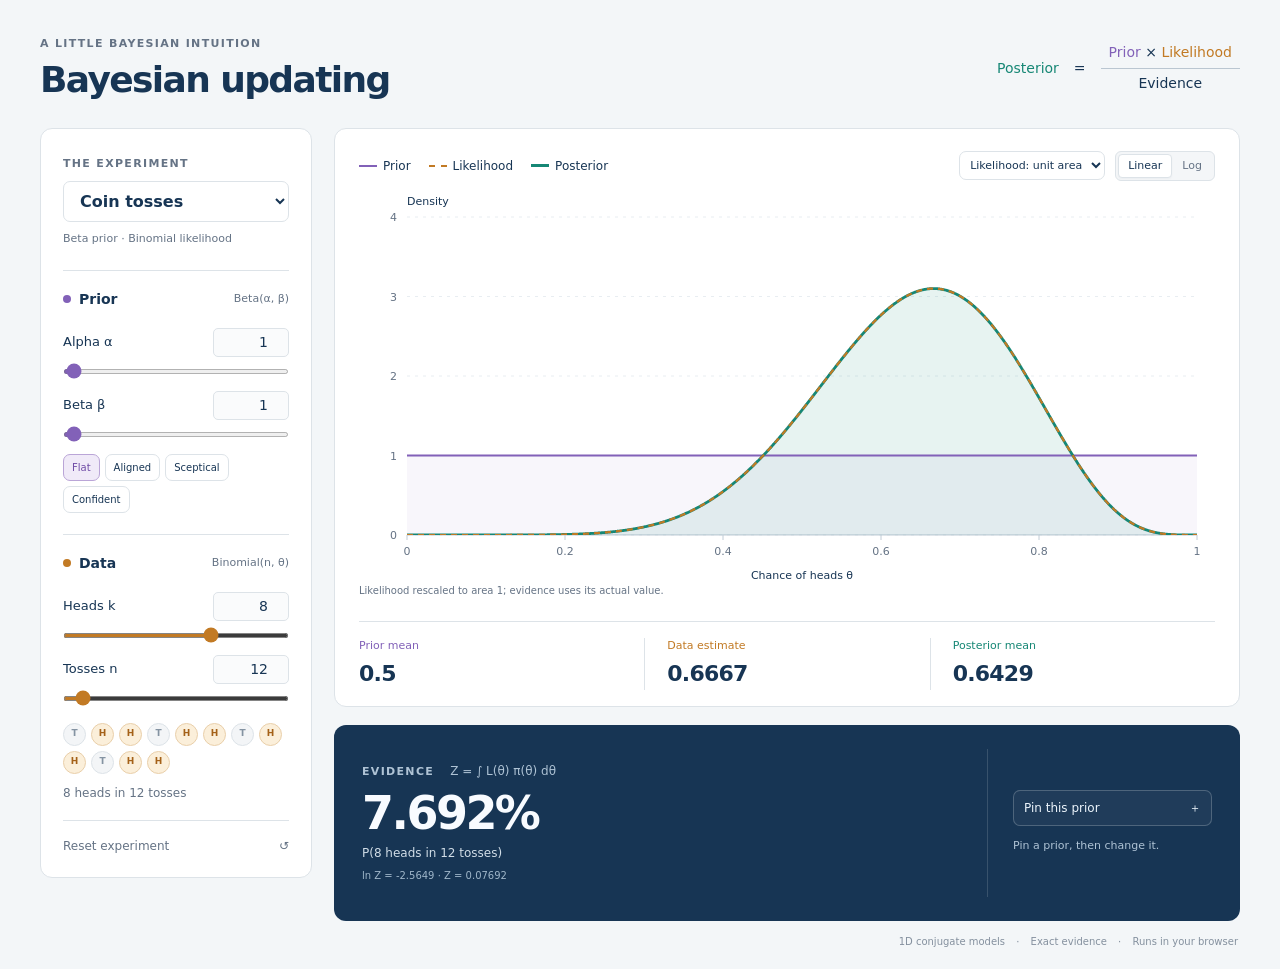
<file: index.html>
<!doctype html>
<html lang="en">
<head>
  <meta charset="utf-8">
  <meta name="viewport" content="width=device-width, initial-scale=1">
  <meta name="description" content="An interactive, one-dimensional view of Bayesian updating and evidence. All calculations run in your browser.">
  <title>Bayesian updating · Vdnc</title>
  <link rel="icon" type="image/svg+xml" href="data:image/svg+xml,%3Csvg xmlns='http://www.w3.org/2000/svg' viewBox='0 0 32 32'%3E%3Crect width='32' height='32' rx='8' fill='%23173554'/%3E%3Cpath d='M4 26C12 26 10 6 16 6S20 26 28 26' stroke='%2374d9bc' stroke-width='2.5' fill='none'/%3E%3C/svg%3E">
  <link rel="stylesheet" href="style.css?v=7f4302c57b42">
  <script src="math.js?v=ebd3482ddee3" defer></script>
  <script src="app.js?v=129a74e5090a" defer></script>
</head>
<body>
<main>
  <header class="page-header">
    <div><div class="eyebrow">A little Bayesian intuition</div><h1>Bayesian updating</h1></div>
    <div class="equation" aria-label="Posterior equals prior times likelihood divided by evidence"><span class="posterior-color">Posterior</span><span>=</span><span class="fraction"><span><span class="prior-color">Prior</span> × <span class="likelihood-color">Likelihood</span></span><span>Evidence</span></span></div>
  </header>

  <div class="workspace">
    <aside class="panel controls" aria-label="Model and parameters">
      <label class="eyebrow" for="model">The experiment</label>
      <select id="model">
        <option value="beta">Coin tosses</option>
        <option value="gamma">Arrivals per hour</option>
        <option value="normal">A noisy measurement</option>
      </select>
      <p id="model-pair" class="model-pair">Beta prior · Binomial likelihood</p>
      <section class="control-section">
        <div class="section-heading"><h2><i class="dot prior-bg"></i>Prior</h2><span id="prior-family">Beta(α, β)</span></div>
        <div id="prior-controls"></div>
        <div class="presets" aria-label="Prior presets">
          <button type="button" data-preset="broad">Flat</button>
          <button type="button" data-preset="aligned">Aligned</button>
          <button type="button" data-preset="sceptical">Sceptical</button>
          <button type="button" data-preset="confident">Confident</button>
        </div>
      </section>
      <section class="control-section data-controls">
        <div class="section-heading"><h2><i class="dot likelihood-bg"></i>Data</h2><span id="data-family">Binomial(k, n)</span></div>
        <div id="data-controls"></div>
        <div id="experiment" class="experiment" aria-hidden="true"></div>
        <p id="data-summary" class="data-summary"></p>
      </section>
      <button type="button" id="reset" class="reset">Reset experiment <span aria-hidden="true">↺</span></button>
    </aside>

    <div class="results">
      <section class="panel plot-panel" aria-label="Prior, likelihood, and posterior plot">
        <div class="plot-toolbar">
          <div class="legend"><span class="prior-key">Prior</span><span class="likelihood-key">Likelihood</span><span class="posterior-key">Posterior</span><span id="pinned-key" class="pinned-key" hidden>Pinned prior</span></div>
          <div class="plot-options">
            <label for="likelihood-scale" class="sr-only">Likelihood display</label>
            <select id="likelihood-scale" title="Unit area compares shapes; actual uses a separate likelihood axis."><option value="density">Likelihood: unit area</option><option value="actual">Likelihood: actual</option></select>
            <div class="segmented" aria-label="Vertical scale"><button type="button" id="linear" aria-pressed="true">Linear</button><button type="button" id="log" aria-pressed="false">Log</button></div>
          </div>
        </div>
        <div id="plot" class="plot"></div>
        <div class="plot-caption"><span id="scale-note">Likelihood rescaled to area 1; evidence uses its actual value.</span><span id="boundary-note" hidden>Endpoint peaks → ∞</span></div>
        <div class="distribution-stats"><div><span class="prior-color">Prior mean</span><strong id="prior-mean-value"></strong></div><div><span class="likelihood-color">Data estimate</span><strong id="data-estimate-value"></strong></div><div><span class="posterior-color">Posterior mean</span><strong id="posterior-mean-value"></strong></div></div>
      </section>

      <section class="evidence-panel" aria-label="Evidence and prior comparison">
        <div class="evidence-main"><div class="eyebrow">Evidence <span class="math-label">Z = ∫ L(θ) π(θ) dθ</span></div><div class="evidence-value" id="evidence"></div><div id="evidence-caption" class="evidence-caption"></div><div id="log-evidence" class="log-evidence"></div></div>
        <div class="evidence-comparison"><button type="button" id="pin">Pin this prior <span aria-hidden="true">＋</span></button><div id="comparison" aria-live="polite"><p class="comparison-hint">Pin a prior, then change it.</p></div></div>
      </section>
      <p class="footer-note">1D conjugate models <span>·</span> Exact evidence <span>·</span> Runs in your browser</p>
    </div>
  </div>
  <noscript>Please enable JavaScript to explore the distributions.</noscript>
</main>
</body>
</html>
</file>
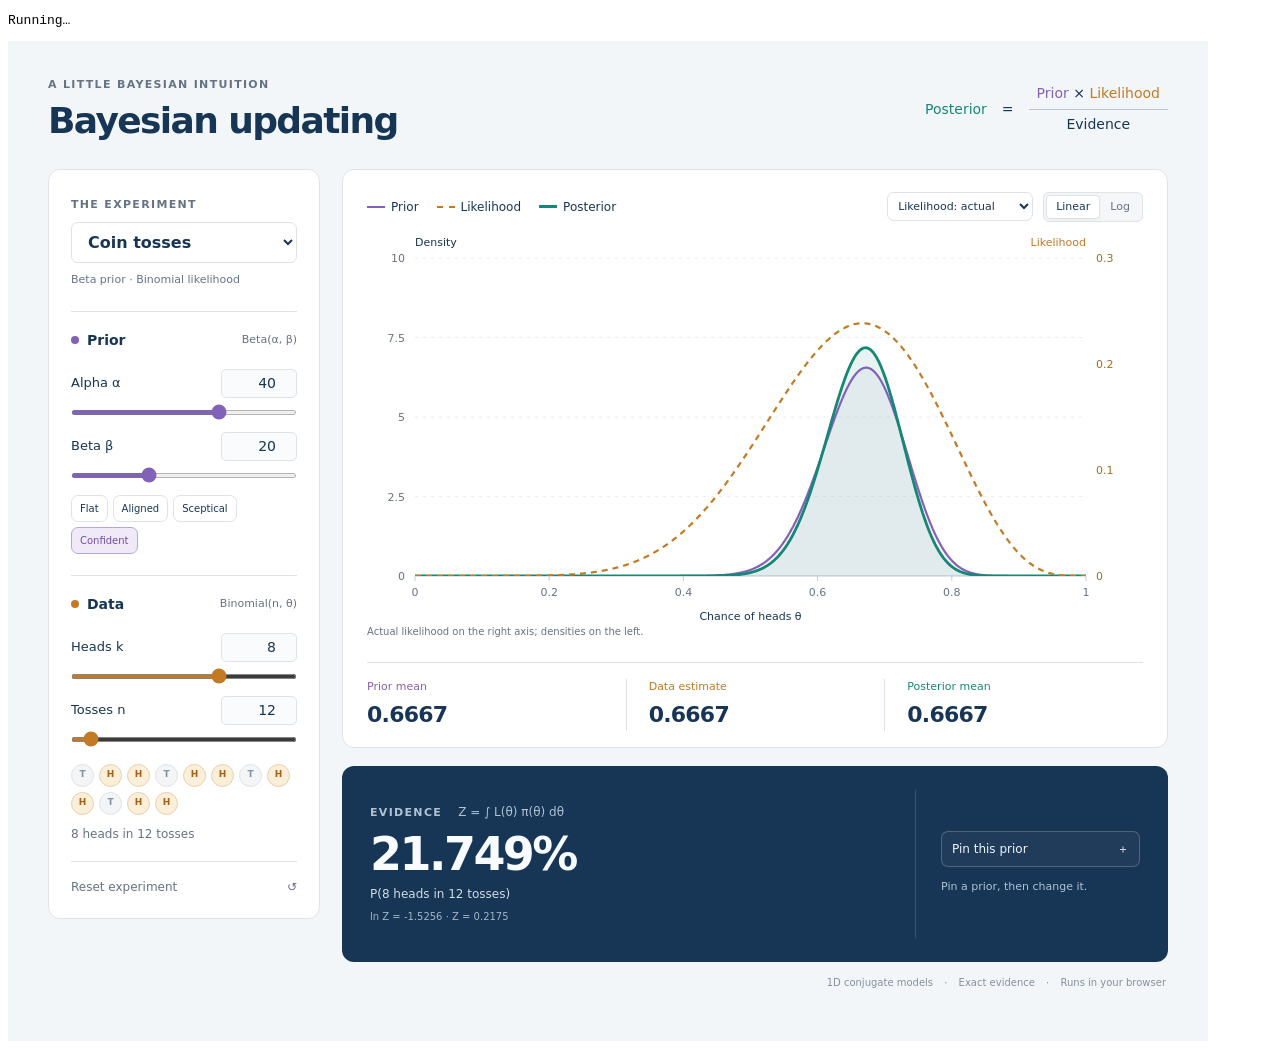
<file: tests/index.html>
<!doctype html>
<html lang="en"><head><meta charset="utf-8"><title>Bayesian widget checks</title><script src="../math.js"></script></head>
<body><pre id="result">Running…</pre><iframe id="app" src="../index.html" style="width:1200px;height:1000px;border:0"></iframe>
<script>
"use strict";
let count=0;
const errors=[];
window.addEventListener("error",e=>errors.push(e.message));
const assert=(ok,message)=>{if(!ok)throw Error(message);count++;};
const close=(a,b,message)=>assert(Math.abs(a-b)<2e-9*Math.max(1,Math.abs(b)),`${message}: ${a} vs ${b}`);
const pause=()=>new Promise(r=>setTimeout(r,80));
const frame=document.getElementById("app");
const loaded=new Promise(r=>frame.addEventListener("load",r,{once:true}));
async function run(){
  const cases=await (await fetch("reference.json")).json();
  for(const c of cases){
    const m=Bayes.model(c.family,c.prior,c.data);
    close(m.logZ,c.logZ,c.family+" evidence against SciPy");
    close(m.priorLog(c.x),c.priorLog,c.family+" prior against SciPy");
    close(m.posteriorLog(c.x),c.posteriorLog,c.family+" posterior against SciPy");
    close(m.likelihoodLog(c.x),c.likelihoodLog,c.family+" likelihood against SciPy");
    close(m.posteriorLog(c.x),m.priorLog(c.x)+m.likelihoodLog(c.x)-m.logZ,c.family+" Bayes identity");
  }
  // Independent quadrature of the normalized curves and prior × likelihood.
  const integrate=(fn,a,b)=>{
    const n=20000,h=(b-a)/n;let sum=0;
    for(let i=0;i<n;i++)sum+=Math.exp(fn(a+(i+.5)*h));
    return sum*h;
  };
  for(const c of cases.filter((_,i)=>[0,4,5,9,12].includes(i))){
    const m=Bayes.model(c.family,c.prior,c.data),[a,b]=m.bounds;
    for(const [name,fn] of [["prior",m.priorLog],["posterior",m.posteriorLog],["likelihood",m.likelihoodDensityLog]]){
      assert(Math.abs(integrate(fn,a,b)-1)<.0001,c.family+" normalized "+name);
    }
    assert(Math.abs(integrate(x=>m.priorLog(x)+m.likelihoodLog(x),a,b)/Math.exp(m.logZ)-1)<.0001,c.family+" integrated evidence");
  }
  for(let n=1;n<=15;n++){
    for(let k=0;k<=n;k++)close(Math.exp(Bayes.model("beta",{a:1,b:1},{k,n}).logZ),1/(n+1),"Uniform-prior predictive count");
  }
  assert(Bayes.betaLog(0,.1,1)===Infinity,"Beta singular boundary");
  close(Bayes.betaLog(0,1,1),0,"Uniform beta endpoint");
  assert(Bayes.gammaLog(0,.1,1)===Infinity,"Gamma singular boundary");
  const html=await (await fetch("../index.html",{cache:"no-store"})).text();
  for(const asset of ["style.css","math.js","app.js"]){
    assert(html.includes(`${asset}?v=`),"Page requests a versioned asset: "+asset);
  }
  await loaded;await pause();
  const w=frame.contentWindow,d=w.document,$=id=>d.getElementById(id);
  w.addEventListener("error",e=>errors.push(e.message));
  const change=(id,value,type="change")=>{const e=$(id);e.value=value;e.dispatchEvent(new w.Event(type,{bubbles:true}));};
  const click=id=>$(id).click();
  const displayedMeans=()=>[...d.querySelectorAll(".distribution-stats strong")].map(e=>Number(e.textContent.replaceAll(",","")));
  const checkMeans=(prior,estimate,posterior)=>{
    const actual=displayedMeans();
    [prior,estimate,posterior].forEach((expected,i)=>assert(Math.abs(actual[i]-expected)<=.0005*Math.max(1,Math.abs(expected)),`Displayed statistic ${i}: ${actual[i]} vs ${expected}`));
  };
  const uniqueIDs=()=>{
    const ids=[...d.querySelectorAll("[id]")].map(e=>e.id);
    assert(new Set(ids).size===ids.length,"All controls and readouts have unique IDs");
  };
  const checkCurrentStats=family=>{
    const v=id=>$(id).valueAsNumber;
    let prior,estimate,posterior;
    if(family==="beta"){
      const a=v("prior-a"),b=v("prior-b"),k=v("data-k"),n=v("data-n");
      prior=a/(a+b);estimate=k/n;posterior=(a+k)/(a+b+n);
    }else if(family==="gamma"){
      const a=v("prior-a"),s=v("prior-scale"),k=v("data-k"),t=v("data-t");
      prior=a*s;estimate=k/t;posterior=(a+k)*s/(1+s*t);
    }else{
      const mean=v("prior-mean"),sd=v("prior-sd"),y=v("data-y"),se=v("data-se");
      prior=mean;estimate=y;posterior=(se**2*mean+sd**2*y)/(sd**2+se**2);
    }
    checkMeans(prior,estimate,posterior);
    for(const input of d.querySelectorAll('input[type="number"]')){
      assert(input.validity.valid,"Valid numeric control: "+input.id);
      assert(input.valueAsNumber===$(input.id+"-range").valueAsNumber,"Input and slider agree: "+input.id);
    }
  };
  const validPlot=()=>{
    assert($("plot").querySelectorAll("path").length>=5,"Plot rendered");
    for(const path of $("plot").querySelectorAll("path"))assert(!/NaN|Infinity|undefined/.test(path.getAttribute("d")),"Finite SVG path");
    assert(!d.documentElement.scrollWidth || d.documentElement.scrollWidth<=frame.clientWidth+1,"No horizontal page overflow");
  };
  // Reproduce the reported stale readout before exercising any other controls.
  change("model","normal");await pause();
  checkMeans(0,2,72/37);uniqueIDs();
  change("prior-mean",-2,"input");await pause();
  checkMeans(-2,2,70/37);
  change("prior-mean-range",1.5,"input");await pause();
  checkMeans(1.5,2,73.5/37);
  assert($("prior-mean").value==="1.5","Mean slider updates its numeric input");
  change("model","beta");await pause();
  assert($("evidence").textContent==="7.692%","Default count evidence");validPlot();
  click("pin");await pause();assert($("comparison").textContent.includes("1×"),"Pinned evidence initially equal");
  d.querySelector('[data-preset="aligned"]').click();await pause();
  assert(!$("comparison").textContent.includes("1×"),"Changed prior changes evidence ratio");
  const firstEvidence=$("evidence").textContent;
  change("likelihood-scale","actual");await pause();
  assert($("evidence").textContent===firstEvidence,"Display scaling leaves evidence unchanged");validPlot();
  change("data-n",3,"input");await pause();
  assert($("data-k").value==="3"&&$("data-k-range").max==="3","Heads clamp to reduced trial count");
  change("data-n",0,"change");assert($("data-n").value==="1","Invalid count clamps on commit");
  const beforeEmpty=$("evidence").textContent;
  change("data-n","","input");assert($("evidence").textContent===beforeEmpty,"Empty numeric input preserves state");
  change("data-n","","change");assert($("data-n").value==="1","Empty numeric input restores on commit");
  for(const family of ["beta","gamma","normal"]){
    change("model",family);await pause();
    uniqueIDs();checkCurrentStats(family);
    if(family==="gamma")assert(d.querySelector('[data-preset="broad"]').getAttribute("aria-pressed")==="false","Gamma default is not the broad preset");
    assert($("pinned-key").hidden,"Model switch clears incompatible pinned prior");
    for(const preset of ["broad","aligned","sceptical","confident"]){
      d.querySelector(`[data-preset="${preset}"]`).click();await pause();validPlot();
      uniqueIDs();checkCurrentStats(family);
      for(const input of d.querySelectorAll('input[type="number"]'))assert(input.validity.valid,"Preset inputs valid: "+input.id+"="+input.value);
    }
    if(family==="beta") {change("prior-a",.1,"input");change("data-k",0,"input");}
    if(family==="gamma") {change("prior-a",.1,"input");change("data-k",0,"input");}
    if(family==="normal") {change("prior-sd",.1,"input");change("prior-mean",-10,"input");change("data-y",5,"input");change("data-se",.05,"input");}
    await pause();validPlot();
    if(family==="normal")assert($("evidence").textContent.includes("10")&&!$("evidence").textContent.includes("0 ×"),"Extreme evidence avoids underflow");
    for(const mode of ["density","actual"]){
      change("likelihood-scale",mode);
      for(const scale of ["linear","log"]){click(scale);await pause();validPlot();}
    }
    click("pin");await pause();validPlot();
    click("unpin");assert($("pinned-key").hidden,"Clear pinned prior");
    click("reset");await pause();validPlot();
    checkCurrentStats(family);
    // Exercise every numeric control through both input methods and its bounds.
    const controls=[...d.querySelectorAll('input[type="number"]')].map(e=>e.id);
    for(const id of controls){
      const input=$(id),min=Number(input.min),max=Number(input.max),step=Number(input.step);
      const middle=Number((min+Math.round((max-min)/2/step)*step).toFixed(8));
      for(const [target,value] of [[id,min],[id+"-range",middle],[id,max]]){
        change(target,value,target===id?"change":"input");await pause();
        checkCurrentStats(family);validPlot();
      }
    }
    click("reset");await pause();
    // A pinned prior stays fixed while both evidences use the new data.
    click("pin");
    const pinnedInputs=family==="beta"?{a:1,b:1}:family==="gamma"?{a:2,scale:2}:{mean:0,sd:3};
    if(family==="normal")change("prior-mean",1,"change");else change("prior-a",3,"change");
    if(family==="normal")change("data-y",1.5,"change");else change("data-k",4,"change");
    await pause();
    const activeInputs=family==="beta"?{a:3,b:1}:family==="gamma"?{a:3,scale:2}:{mean:1,sd:3};
    const activeData=family==="beta"?{k:4,n:12}:family==="gamma"?{k:4,t:2}:{y:1.5,se:.5};
    const activeModel=Bayes.model(family,activeInputs,activeData),pinnedModel=Bayes.model(family,pinnedInputs,activeData);
    const ratio=Number($("comparison").querySelector(".comparison-ratio").textContent.replace("×",""));
    assert(Math.abs(ratio/Math.exp(activeModel.logZ-pinnedModel.logZ)-1)<.0005,"Pinned comparison follows current data");
    const shownLogZ=Number($("log-evidence").textContent.match(/ln Z = ([^ ·]+)/)[1]);
    assert(Math.abs(shownLogZ-activeModel.logZ)<.000051,"Evidence readout follows parameters");
    click("reset");await pause();
    frame.style.width="375px";await pause();validPlot();
    frame.style.width="1200px";await pause();
  }
  // New JavaScript must also work with the summary IDs from the first release.
  // This reproduces another possible mix while browser/CDN caches refresh.
  const legacy=d.createElement("iframe");
  const legacyLoaded=new Promise(resolve=>legacy.addEventListener("load",resolve,{once:true}));
  legacy.srcdoc=html.replace("<head>",`<head><base href="${new URL("../",location.href).href}">`)
    .replace('id="prior-mean-value"','id="prior-mean"')
    .replace('id="data-estimate-value"','id="data-estimate"')
    .replace('id="posterior-mean-value"','id="posterior-mean"');
  legacy.style.cssText="width:1200px;height:1000px";
  d.body.append(legacy);await legacyLoaded;await pause();
  const lw=legacy.contentWindow,ld=lw.document;
  lw.addEventListener("error",e=>errors.push(e.message));
  assert(ld.querySelector(".distribution-stats strong").textContent==="0.5","New script updates cached legacy HTML");
  assert(ld.getElementById("evidence").textContent==="7.692%","Legacy HTML has evidence");
  assert(ld.querySelectorAll("#plot path").length>=5,"Legacy HTML has a plot");
  ld.getElementById("model").value="normal";
  ld.getElementById("model").dispatchEvent(new lw.Event("change"));await pause();
  const legacyMean=ld.querySelector("input#prior-mean");
  legacyMean.value="-2";legacyMean.dispatchEvent(new lw.Event("change"));await pause();
  assert(ld.querySelector(".distribution-stats strong").textContent==="-2","Legacy HTML mean updates without input/readout collision");
  assert(ld.querySelectorAll("#plot path").length>=5,"Legacy HTML plot updates after model switch");
  legacy.remove();
  assert(!errors.length,"No JavaScript errors: "+errors.join("; "));
  document.body.dataset.result="passed";
  document.getElementById("result").textContent=`${count} checks passed (SciPy references, integration, UI, responsive layout).`;
}
run().catch(e=>{document.body.dataset.result="failed";document.getElementById("result").textContent=e.stack;});
</script></body></html>
</file>
<file: style.css>
:root{color-scheme:light;--ink:#173554;--muted:#657385;--border:#dde3e8;--prior:#8261b8;--likelihood:#c27a24;--posterior:#168775;--paper:#fff;--background:#f3f6f8}
*{box-sizing:border-box}body{margin:0;background:var(--background);color:var(--ink);font:15px/1.5 system-ui,-apple-system,BlinkMacSystemFont,"Segoe UI",sans-serif}main{max-width:1440px;margin:auto;padding:36px 40px 20px}button,input,select{font:inherit;color:inherit}button,select,input[type=range]{cursor:pointer}button{background:white;border:1px solid var(--border);border-radius:7px;padding:7px 12px;transition:background .15s,border-color .15s}button:hover{background:#f2f5f8;border-color:#abbac8}button:focus-visible,select:focus-visible,input:focus-visible{outline:3px solid #60b8d0;outline-offset:3px}select{border:1px solid var(--border);border-radius:7px;background:white;padding:9px 12px}.page-header{display:flex;justify-content:space-between;align-items:center;gap:24px;margin-bottom:27px}.eyebrow{font-size:11px;letter-spacing:.12em;text-transform:uppercase;font-weight:650;color:var(--muted)}h1{font-size:clamp(27px,3vw,36px);font-weight:650;letter-spacing:-.045em;line-height:1.2;margin:5px 0 0}.equation{display:flex;align-items:center;gap:15px;font-size:14px}.fraction{display:flex;flex-direction:column;align-items:center;gap:4px}.fraction>span:first-child{border-bottom:1px solid #bac6d1;padding:0 8px 5px}.prior-color{color:var(--prior)}.likelihood-color{color:var(--likelihood)}.posterior-color{color:var(--posterior)}.workspace{display:grid;grid-template-columns:272px minmax(0,1fr);gap:22px;align-items:start}.panel{background:var(--paper);border:1px solid var(--border);border-radius:12px}.controls{padding:22px}.controls>select{display:block;width:100%;font-size:16px;font-weight:600;margin-top:8px}.model-pair{font-size:11px;color:var(--muted);margin:9px 0 22px}.control-section{padding-top:18px;border-top:1px solid var(--border)}.section-heading{display:flex;align-items:center;justify-content:space-between;margin-bottom:18px;gap:8px}.section-heading h2{font-size:14px;font-weight:650;margin:0;display:flex;align-items:center;gap:8px}.section-heading>span{font-size:11px;color:var(--muted)}.dot{width:8px;height:8px;border-radius:50%;display:inline-block}.prior-bg{background:var(--prior)}.likelihood-bg{background:var(--likelihood)}.control{margin-bottom:17px}.control-top{display:flex;justify-content:space-between;gap:10px;align-items:center}.control label{font-size:13px}.control input[type=number]{font-size:14px;width:76px;text-align:right;border:1px solid var(--border);border-radius:5px;padding:3px 5px;font-variant-numeric:tabular-nums;background:#fafbfc}.control input[type=range]{display:block;width:100%;height:5px;margin:12px 0 0;accent-color:var(--prior)}.data-controls input[type=range]{accent-color:var(--likelihood)}.presets{display:flex;flex-wrap:wrap;gap:5px;margin:4px 0 21px}.presets button{font-size:10px;padding:5px 8px}.presets button[aria-pressed=true]{background:#f0eaf8;border-color:#baa5d7;color:#6f4ca6}.data-controls{padding-top:18px}.experiment{display:flex;flex-wrap:wrap;gap:5px;margin-top:22px}.coin{display:flex;align-items:center;justify-content:center;border-radius:50%;width:23px;height:23px;font-size:9px;font-weight:650;background:#fbefda;color:#a46118;border:1px solid #e9cfaa}.coin.tail{background:#f3f5f7;border-color:#dde3e8;color:#8493a2}.arrival{width:6px;height:16px;border-radius:3px;background:#d59b54}.more-coins{align-self:center;font-size:10px;color:var(--muted)}.data-summary{font-size:12px;color:var(--muted);margin:10px 0 18px}.reset{border:0;border-top:1px solid var(--border);border-radius:0;width:100%;padding:16px 0 0;background:transparent;text-align:left;font-size:12px;color:var(--muted);display:flex;justify-content:space-between}.reset:hover{background:transparent;color:var(--ink)}.results{min-width:0}.plot-panel{padding:22px 24px 0}.plot-toolbar{display:flex;justify-content:space-between;align-items:center;gap:14px;flex-wrap:wrap}.legend{display:flex;gap:18px;align-items:center;flex-wrap:wrap;font-size:12px}.legend span{white-space:nowrap;display:flex;align-items:center;gap:6px}.legend span:before{content:"";width:18px;border-top:2px solid var(--prior)}.legend .likelihood-key:before{border-color:var(--likelihood);border-top-style:dashed}.legend .posterior-key:before{border-color:var(--posterior);border-top-width:3px}.legend .pinned-key:before{border-color:#8995a5;border-top-style:dashed}.plot-options{display:flex;align-items:center;gap:10px;font-size:11px}.plot-options select{font-size:11px;padding:6px}.segmented{display:flex;border:1px solid var(--border);border-radius:6px;padding:2px;background:#f4f6f8}.segmented button{font-size:11px;padding:3px 9px;background:transparent;border:1px solid transparent;border-radius:4px;color:var(--muted)}.segmented button[aria-pressed=true]{background:#fff;color:var(--ink);border-color:var(--border);box-shadow:0 1px 2px #1735540a}.plot{height:390px;margin-top:12px;position:relative}.plot svg{display:block;width:100%;height:100%;overflow:visible}.plot svg text{font-family:inherit;font-size:11px;fill:var(--muted)}.plot svg .axis-title{font-size:11px;fill:var(--ink)}.plot svg .tooltip-text{font-size:11px;fill:var(--ink)}.plot-caption{display:flex;justify-content:space-between;flex-wrap:wrap;gap:3px 12px;min-height:20px;margin:0 0 18px;color:var(--muted);font-size:10px}#boundary-note{color:#966123}.distribution-stats{display:grid;grid-template-columns:repeat(3,1fr);border-top:1px solid var(--border);padding:16px 0}.distribution-stats>div{display:flex;flex-direction:column;gap:2px;padding-left:22px;border-left:1px solid var(--border)}.distribution-stats>div:first-child{border:0;padding-left:0}.distribution-stats span{font-size:11px}.distribution-stats strong{font-size:22px;font-weight:550;font-variant-numeric:tabular-nums;letter-spacing:-.035em}.evidence-panel{margin-top:18px;padding:24px 28px;border-radius:12px;background:#173554;color:#f8fbff;display:grid;grid-template-columns:1fr 225px;align-items:center;gap:25px;min-height:196px}.evidence-panel .eyebrow{color:#afc3d5;display:flex;align-items:baseline;gap:16px;flex-wrap:wrap}.math-label{font-size:12px;text-transform:none;letter-spacing:0;font-weight:400;color:#afc3d5}.evidence-value{font-size:46px;letter-spacing:-.055em;line-height:1.2;margin:5px 0 3px;font-weight:550;font-variant-numeric:tabular-nums}.evidence-value sup{font-size:.5em;letter-spacing:0}.evidence-caption{font-size:12px;color:#d1dde7}.log-evidence{font-size:10px;color:#9fb6c9;margin-top:6px;font-variant-numeric:tabular-nums}.evidence-comparison{border-left:1px solid #ffffff25;padding-left:25px;align-self:stretch;display:flex;flex-direction:column;justify-content:center}.evidence-comparison button{color:#ecf5fc;background:#ffffff0a;border-color:#ffffff35;font-size:12px;padding:8px 10px;display:flex;justify-content:space-between;gap:20px}.evidence-comparison button:hover{background:#ffffff18}.comparison-hint{font-size:11px;color:#afc3d5;margin:12px 0 0}.comparison-ratio{font-size:27px;letter-spacing:-.035em;margin:8px 0 0;line-height:1.3}.comparison-caption{font-size:11px;color:#b7cbdc;margin:0}.pinned-summary{font-size:10px;color:#b7cbdc;margin:5px 0 0}.unpin{display:inline!important;border:0!important;background:transparent!important;font-size:10px!important;color:#b7cbdc!important;padding:0!important;text-decoration:underline;text-underline-offset:3px}.footer-note{text-align:right;font-size:10px;color:#84909e;margin:13px 2px 0}.footer-note span{padding:0 8px}.sr-only{position:absolute;width:1px;height:1px;padding:0;margin:-1px;overflow:hidden;clip-path:inset(50%);white-space:nowrap;border:0}[hidden]{display:none!important}
@media(min-width:1450px){.plot{height:450px}}
@media(max-width:1100px){main{padding:28px 24px}.workspace{grid-template-columns:246px minmax(0,1fr);gap:16px}.controls{padding:18px}.plot-panel{padding:18px 18px 0}.plot{height:360px}.evidence-panel{grid-template-columns:1fr 185px;padding:22px;gap:18px}.evidence-comparison{padding-left:18px}.legend{gap:12px}}
@media(max-width:780px){main{padding:22px 16px}.page-header{margin-bottom:22px}.equation{font-size:11px;gap:8px}.workspace{grid-template-columns:1fr}.controls{display:grid;grid-template-columns:1fr 1fr;gap:0 24px}.controls>.eyebrow,.controls>select,.model-pair,.reset{grid-column:1/-1}.controls>select{max-width:360px}.model-pair{margin-bottom:16px}.control-section{padding-top:16px}.presets{margin-bottom:15px}.experiment{margin-top:15px}.reset{padding-top:12px;margin-top:4px}.plot{height:350px}.evidence-panel{grid-template-columns:1fr 200px}.plot-options{margin-left:auto}.evidence-value{font-size:40px}.eyebrow{font-size:10px}}
@media(max-width:480px){main{padding:20px 12px}.page-header{align-items:flex-start}.page-header .eyebrow{font-size:9px}h1{font-size:26px}.equation{display:none}.controls{padding:16px;gap:0 18px}.section-heading{flex-wrap:wrap;gap:4px;margin-bottom:13px}.control label{font-size:11px}.control input[type=number]{width:60px;font-size:13px}.presets{gap:4px}.presets button{font-size:9px;padding:4px 6px}.plot-panel{padding:16px 12px 0}.legend{font-size:11px;gap:12px}.plot-options{width:100%;justify-content:space-between}.plot{height:315px}.distribution-stats>div{padding-left:12px}.distribution-stats span{font-size:10px}.distribution-stats strong{font-size:20px}.evidence-panel{padding:20px;gap:15px;grid-template-columns:1fr 145px}.evidence-comparison{padding-left:15px}.evidence-panel .eyebrow{gap:3px 12px}.math-label{font-size:10px}.evidence-value{font-size:34px}.evidence-comparison button{font-size:10px;gap:6px;padding:7px}.evidence-caption{font-size:10px}.comparison-ratio{font-size:23px}.comparison-caption,.comparison-hint{font-size:10px}.footer-note{font-size:9px}.footer-note span{padding:0 4px}}
</file>
